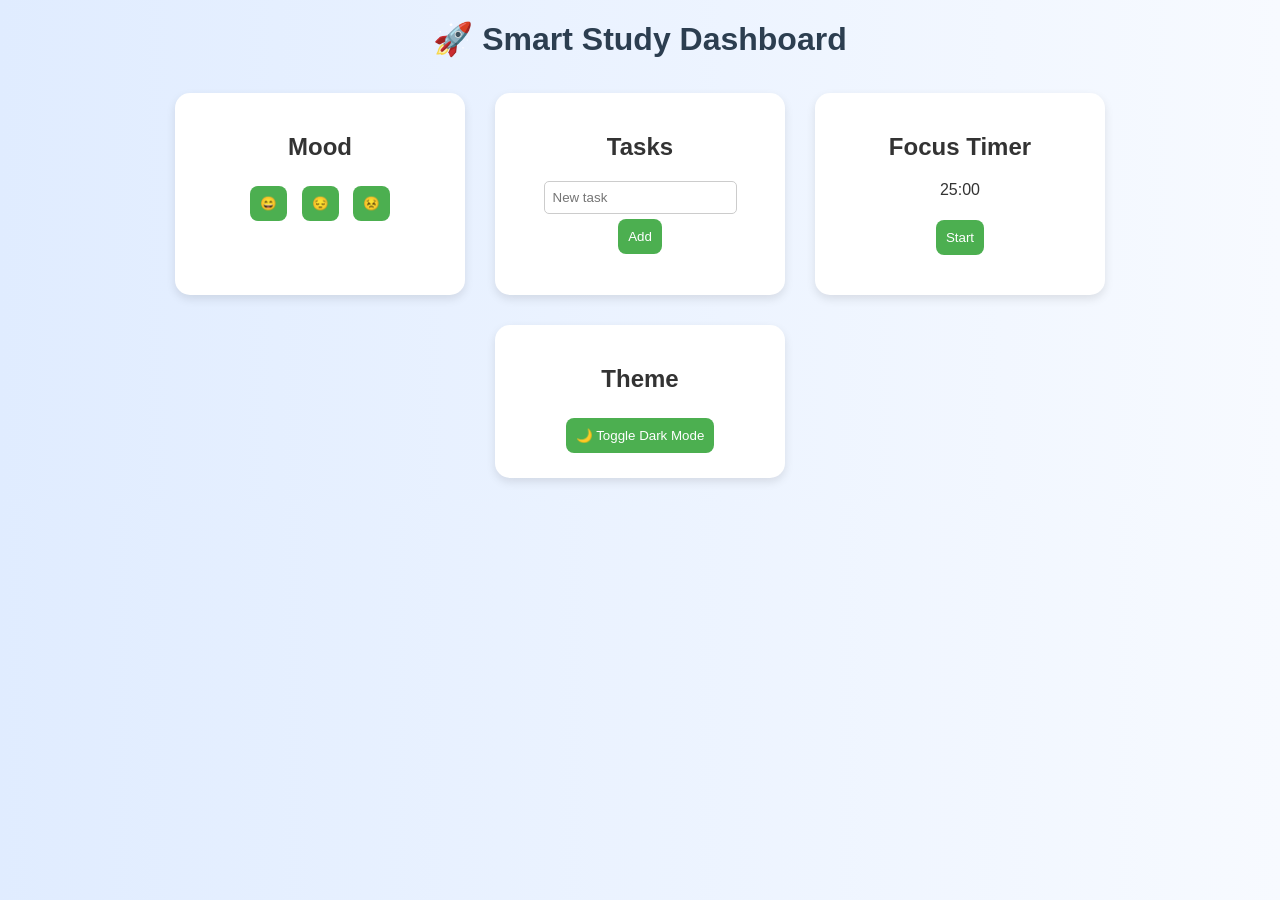
<file: index.html>
<!DOCTYPE html>
<html>
<head>
  <title>Smart Study Tracker</title>
  <link rel="stylesheet" href="style.css">
</head>
<body>

<h1>🚀 Smart Study Dashboard</h1>

<div class="container">

  <!-- Mood -->
  <div class="card">
    <h2>Mood</h2>
    <button onclick="setMood('happy')">😄</button>
    <button onclick="setMood('sad')">😔</button>
    <button onclick="setMood('stressed')">😣</button>
    <p id="suggestion"></p>
  </div>

  <!-- Task -->
  <div class="card">
    <h2>Tasks</h2>
    <input type="text" id="taskInput" placeholder="New task">
    <button onclick="addTask()">Add</button>
    <ul id="taskList"></ul>
  </div>

  <!-- Timer -->
  <div class="card">
    <h2>Focus Timer</h2>
    <p id="timer">25:00</p>
    <button onclick="startTimer()">Start</button>
  </div>

  <!-- Dark Mode -->
  <div class="card">
    <h2>Theme</h2>
    <button onclick="toggleDarkMode()">🌙 Toggle Dark Mode</button>
  </div>

</div>

<script src="script.js"></script>
</body>
</html>
</file>
<file: style.css>
body {
  font-family: Arial;
  background: linear-gradient(to right, #e0ecff, #f7faff);
  color: #333;
  text-align: center;
}

h1 {
  margin: 20px;
  color: #2c3e50;
}

.container {
  display: flex;
  flex-wrap: wrap;
  justify-content: center;
}

.card {
  background: white;
  padding: 20px;
  margin: 15px;
  width: 250px;
  border-radius: 15px;
  box-shadow: 0 4px 10px rgba(0,0,0,0.1);
}

button {
  margin: 5px;
  padding: 10px;
  border: none;
  background: #4CAF50;
  color: white;
  border-radius: 8px;
  cursor: pointer;
}

button:hover {
  background: #43a047;
}

input {
  padding: 8px;
  width: 70%;
  border-radius: 5px;
  border: 1px solid #ccc;
}

/* Task list style */
ul {
  list-style: none;
  padding: 0;
}

li {
  background: #f1f1f1;
  margin: 5px;
  padding: 8px;
  border-radius: 5px;
}
</file>
